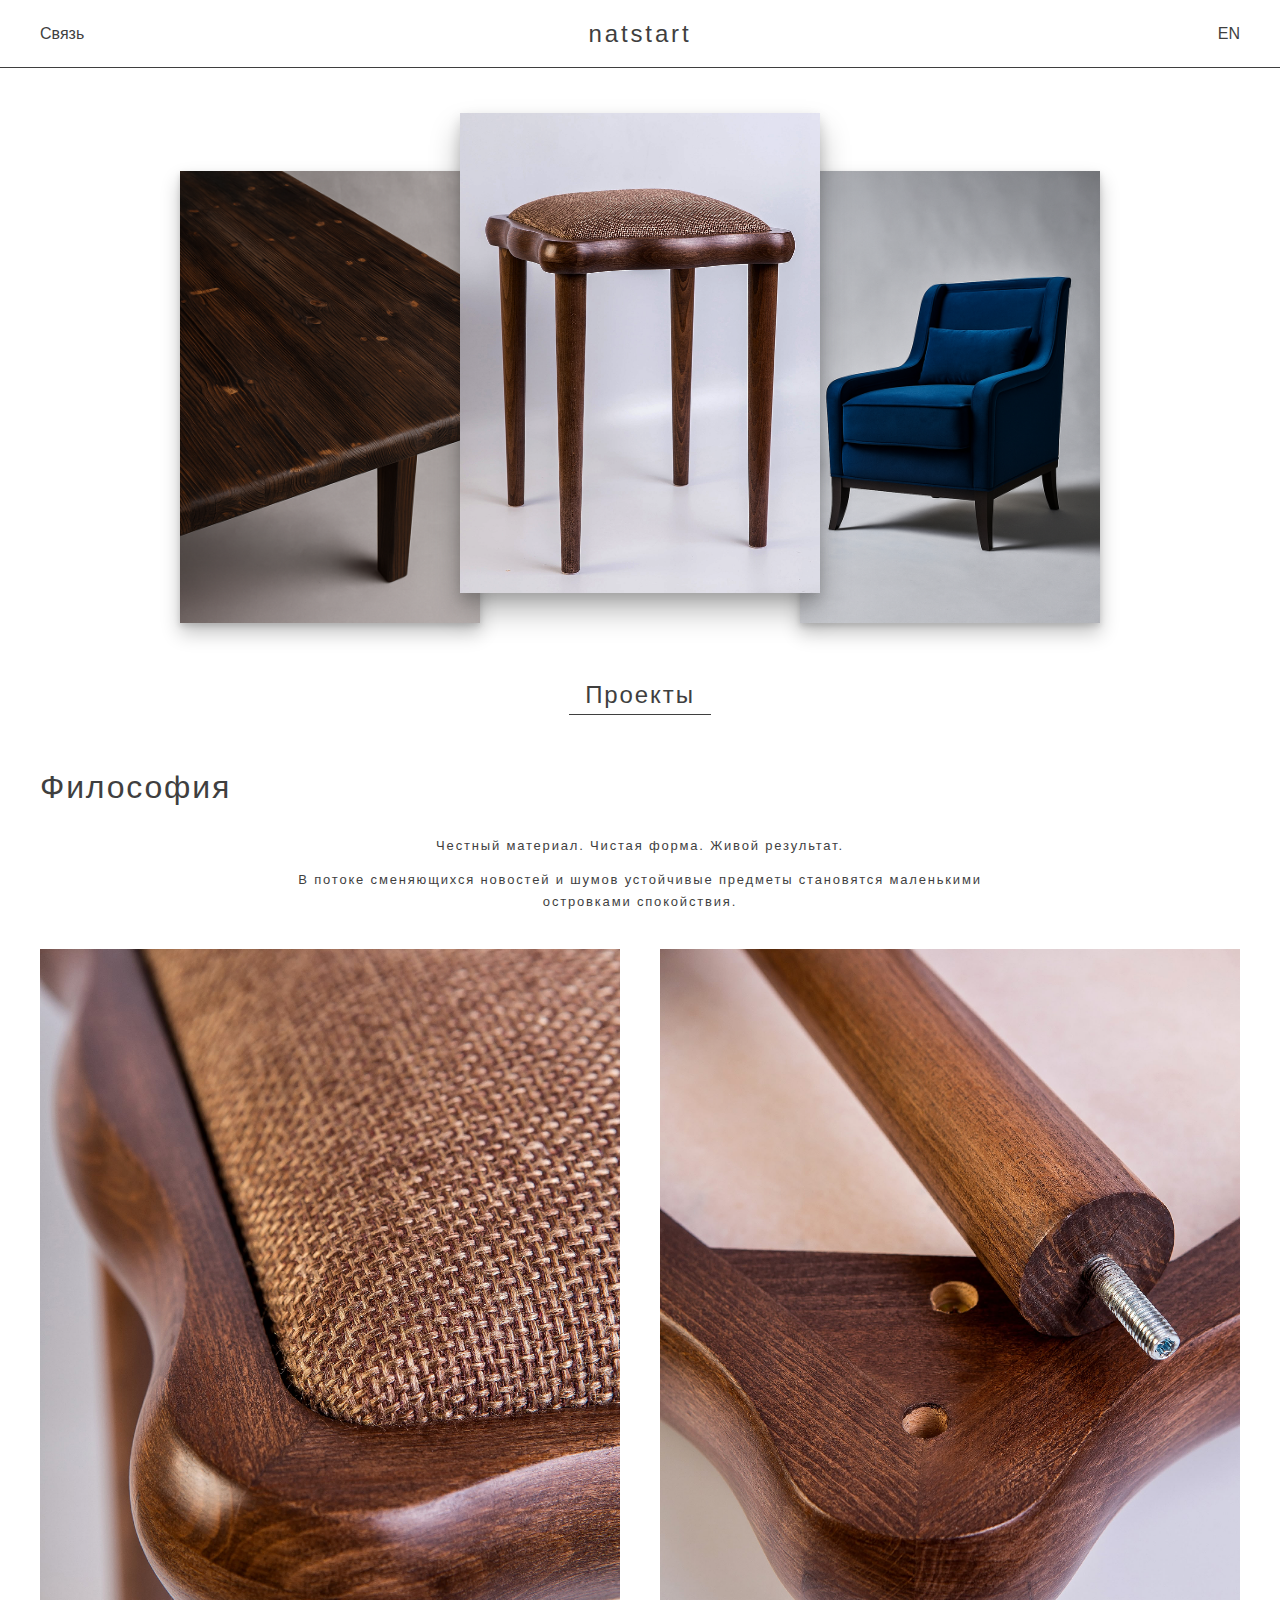
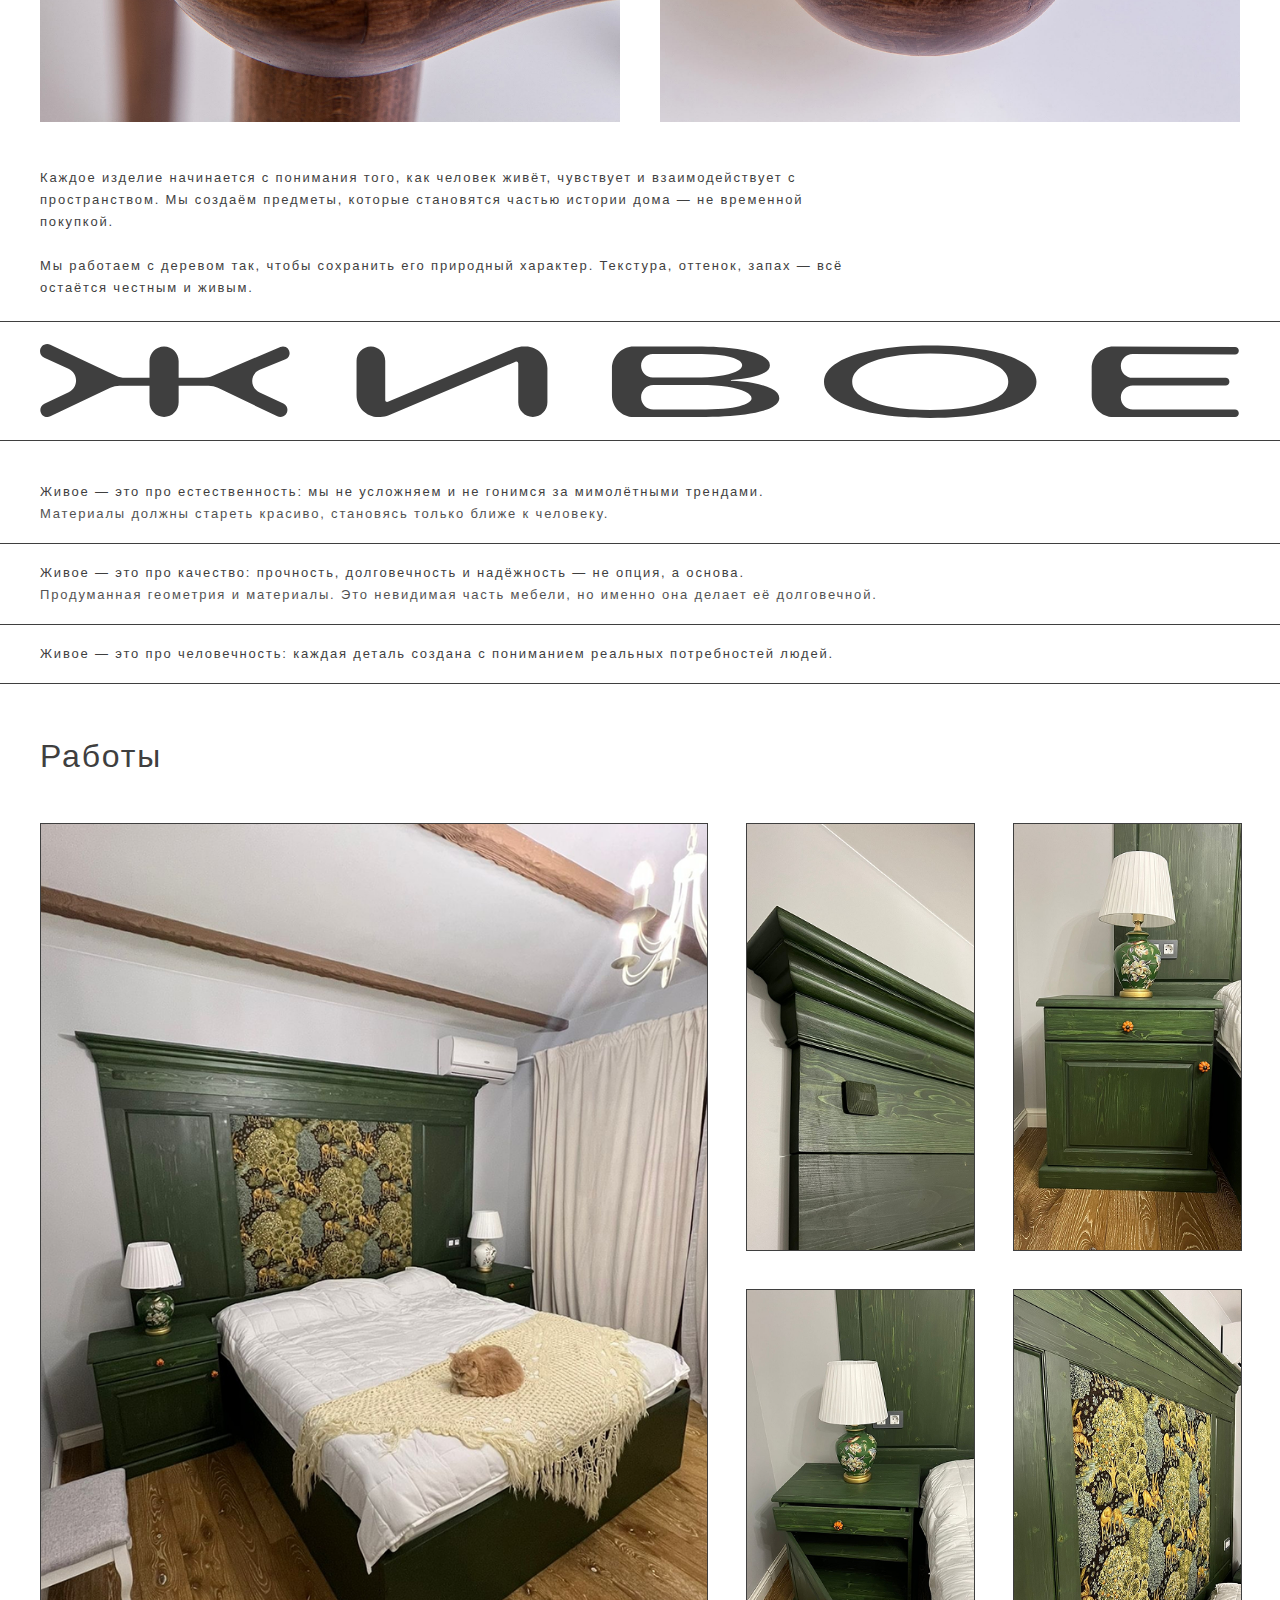
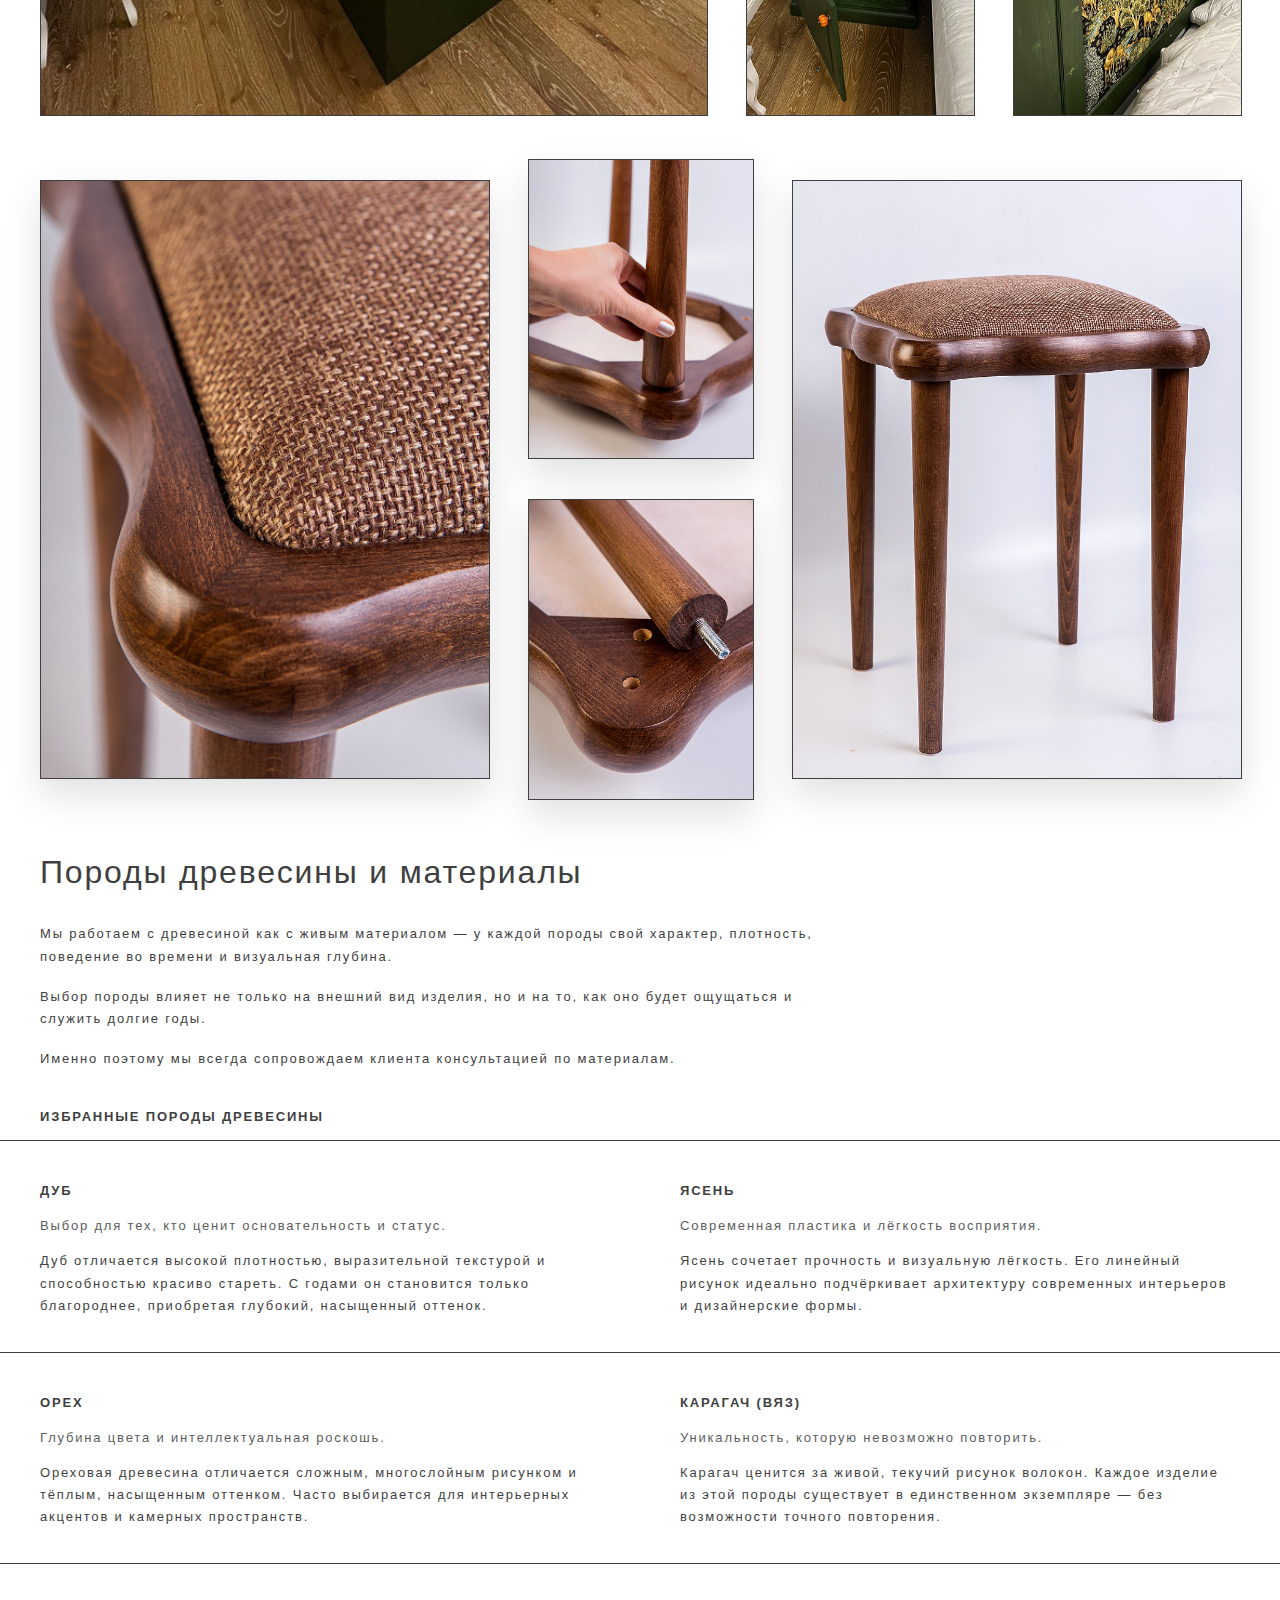
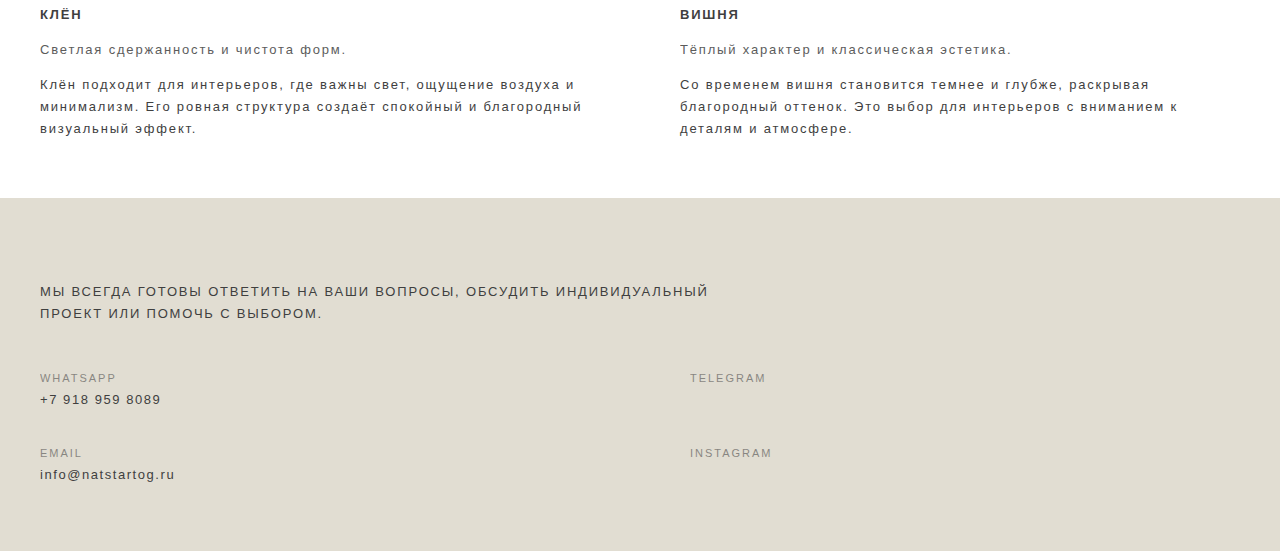
<file: index.html>
<!DOCTYPE html>
<html lang="ru">
<head>
  <meta charset="UTF-8">
  <meta name="viewport" content="width=device-width, initial-scale=1.0">
  <title>natstart</title>
  <link rel="stylesheet" href="style.css">
</head>

<body>

<header class="header">
  <div class="container">
   <div class="header-top">
  <a href="#contacts" class="header-link header-left">Связь</a>

  <span class="logo">natstart</span>

  <a href="index-en.html" class="header-link header-right">EN</a>
</div>


    <div class="projects-preview">
      <img src="images/image.png" alt="">
      <img src="images/image-1.png" alt="">
      <img src="images/image-2.png" alt="">
    </div>

    <div class="projects-title">
      <a href="#works" class="projects-btn">Проекты</a>
    </div>
  </div>
</header>

<section class="philosophy">

  <div class="container">
    <h2 class="philosophy-title">Философия</h2>

    <p class="philosophy-lead">
      Честный материал. Чистая форма. Живой результат.
    </p>

    <p class="philosophy-text">
      В потоке сменяющихся новостей и шумов устойчивые предметы становятся
      маленькими островками спокойствия.
    </p>

    <div class="philosophy-images">
      <img src="images/image-4.png" alt="">
      <img src="images/image-3.png" alt="">
    </div>
  </div>

  <div class="container philosophy-frame3">
    <p class="philosophy-text-wide">
      Каждое изделие начинается с понимания того, как человек живёт, чувствует
      и взаимодействует с пространством. Мы создаём предметы, которые становятся
      частью истории дома — не временной покупкой.
    </p>

    <p class="philosophy-text-wide">
      Мы работаем с деревом так, чтобы сохранить его природный характер.
      Текстура, оттенок, запах — всё остаётся честным и живым.
    </p>
  </div>

  <div class="philosophy-divider"></div>

  <div class="container">
    <div class="philosophy-word">
      <img src="images/vector.svg" alt="Живое">
    </div>
  </div>

  <div class="philosophy-divider"></div>

  <div class="philosophy-list">

    <div class="container">
      <div class="philosophy-item">
        <p>
          Живое — это про естественность: мы не усложняем
          и не гонимся за мимолётными трендами.
        </p>
        <p class="philosophy-subtext">
          Материалы должны стареть красиво, становясь
          только ближе к человеку.
        </p>
      </div>
    </div>

    <div class="philosophy-line"></div>

    <div class="container">
      <div class="philosophy-item">
        <p>
          Живое — это про качество: прочность, долговечность
          и надёжность — не опция, а основа.
        </p>
        <p class="philosophy-subtext">
          Продуманная геометрия и материалы. Это невидимая
          часть мебели, но именно она делает её долговечной.
        </p>
      </div>
    </div>

    <div class="philosophy-line"></div>

    <div class="container">
      <div class="philosophy-item">
        <p>
          Живое — это про человечность: каждая деталь создана
          с пониманием реальных потребностей людей.
        </p>
      </div>
    </div>

    <div class="philosophy-line"></div>

  </div>

<section class="works" id="works">
  <div class="container">

    <h2 class="works-title">Работы</h2>

    <div class="works-grid">

      <div class="works-main">
        <img src="images/image-7.png" alt="">
      </div>

      <div class="works-secondary">
        <img src="images/image-5.png" alt="">
        <img src="images/image-6.png" alt="">
        <img src="images/image-8.png" alt="">
        <img src="images/image-9.png" alt="">
      </div>
    </div> <!-- ✅ works-grid ЗАКРЫТ -->
</section>


 <!-- ===== FRAME 5 / WORKS ===== -->
<section class="works works-frame-5">
  <div class="works-container-wide">

    <div class="works-grid-simple">

      <!-- левая большая -->
      <div class="works-item-big">
        <img src="images/image-10.png" alt="">
      </div>

      <!-- центр: две меньшие -->
      <div class="works-item-column">
        <img src="images/image-11.png" alt="">
        <img src="images/image-12.png" alt="">
      </div>

      <!-- правая большая -->
      <div class="works-item-big">
        <img src="images/image-13.png" alt="">
      </div>

    </div>
  </div>
</section>

<section class="materials">
  <div class="container">

    <h2 class="materials-title">
      Породы древесины и материалы
    </h2>

    <div class="materials-intro">
      <p>
        Мы работаем с древесиной как с живым материалом —
        у каждой породы свой характер, плотность,
        поведение во времени и визуальная глубина.
      </p>

      <p>
        Выбор породы влияет не только на внешний вид изделия,
        но и на то, как оно будет ощущаться и служить долгие годы.
      </p>

      <p>
        Именно поэтому мы всегда сопровождаем клиента
        консультацией по материалам.
      </p>
    </div>

    <!-- ❌ НЕТ линии ЗДЕСЬ -->

    <h3 class="materials-subtitle">
  Избранные породы древесины
</h3>

<div class="materials-divider materials-divider--tight"></div>


    <div class="materials-list">

      <div class="materials-row">
        <div class="materials-item">
          <h4>ДУБ</h4>
          <p class="materials-lead">
            Выбор для тех, кто ценит основательность и статус.
          </p>
          <p>
            Дуб отличается высокой плотностью, выразительной
            текстурой и способностью красиво стареть.
            С годами он становится только благороднее,
            приобретая глубокий, насыщенный оттенок.
          </p>
        </div>

        <div class="materials-item">
          <h4>ЯСЕНЬ</h4>
          <p class="materials-lead">
            Современная пластика и лёгкость восприятия.
          </p>
          <p>
            Ясень сочетает прочность и визуальную лёгкость.
            Его линейный рисунок идеально подчёркивает
            архитектуру современных интерьеров
            и дизайнерские формы.
          </p>
        </div>
      </div>

      <div class="materials-divider"></div>

      <div class="materials-row">
        <div class="materials-item">
          <h4>ОРЕХ</h4>
          <p class="materials-lead">
            Глубина цвета и интеллектуальная роскошь.
          </p>
          <p>
            Ореховая древесина отличается сложным,
            многослойным рисунком и тёплым,
            насыщенным оттенком. Часто выбирается
            для интерьерных акцентов и камерных пространств.
          </p>
        </div>

        <div class="materials-item">
          <h4>КАРАГАЧ (ВЯЗ)</h4>
          <p class="materials-lead">
            Уникальность, которую невозможно повторить.
          </p>
          <p>
            Карагач ценится за живой, текучий рисунок волокон.
            Каждое изделие из этой породы существует
            в единственном экземпляре —
            без возможности точного повторения.
          </p>
        </div>
      </div>

      <div class="materials-divider"></div>

      <div class="materials-row">
        <div class="materials-item">
          <h4>КЛЁН</h4>
          <p class="materials-lead">
            Светлая сдержанность и чистота форм.
          </p>
          <p>
            Клён подходит для интерьеров, где важны
            свет, ощущение воздуха и минимализм.
            Его ровная структура создаёт спокойный
            и благородный визуальный эффект.
          </p>
        </div>

        <div class="materials-item">
          <h4>ВИШНЯ</h4>
          <p class="materials-lead">
            Тёплый характер и классическая эстетика.
          </p>
          <p>
            Со временем вишня становится темнее и глубже,
            раскрывая благородный оттенок.
            Это выбор для интерьеров с вниманием
            к деталям и атмосфере.
          </p>
        </div>
      </div>

    </div>

  </div>
</section>


<!-- ===== FRAME 7 / CONTACTS ===== -->
<section class="contacts" id="contacts">
  <div class="container contacts-inner">

    <p class="contacts-lead">
      МЫ ВСЕГДА ГОТОВЫ ОТВЕТИТЬ НА ВАШИ ВОПРОСЫ, ОБСУДИТЬ ИНДИВИДУАЛЬНЫЙ
      ПРОЕКТ ИЛИ ПОМОЧЬ С ВЫБОРОМ.
    </p>

    <div class="contacts-grid">

      <!-- левая колонка -->
      <div class="contacts-col">
  <div class="contact-pair">
    <div class="contacts-label">Whatsapp</div>
    <div class="contacts-value">+7 918 959 8089</div>
  </div>

  <div class="contact-pair">
    <div class="contacts-label">Email</div>
    <div class="contacts-value">info@natstartog.ru</div>
  </div>
</div>

<div class="contacts-col">

  <div class="contact-pair">
    <a href="https://t.me/natstartog"
       class="contacts-label contacts-link"
       target="_blank">
      Telegram
    </a>
  </div>

  <div class="contact-pair">
    <a href="https://instagram.com/natstartborn"
       class="contacts-label contacts-link"
       target="_blank">
      Instagram
    </a>
  </div>

</div>





    </div>

  </div>
</section>





</body>
</html>
</file>
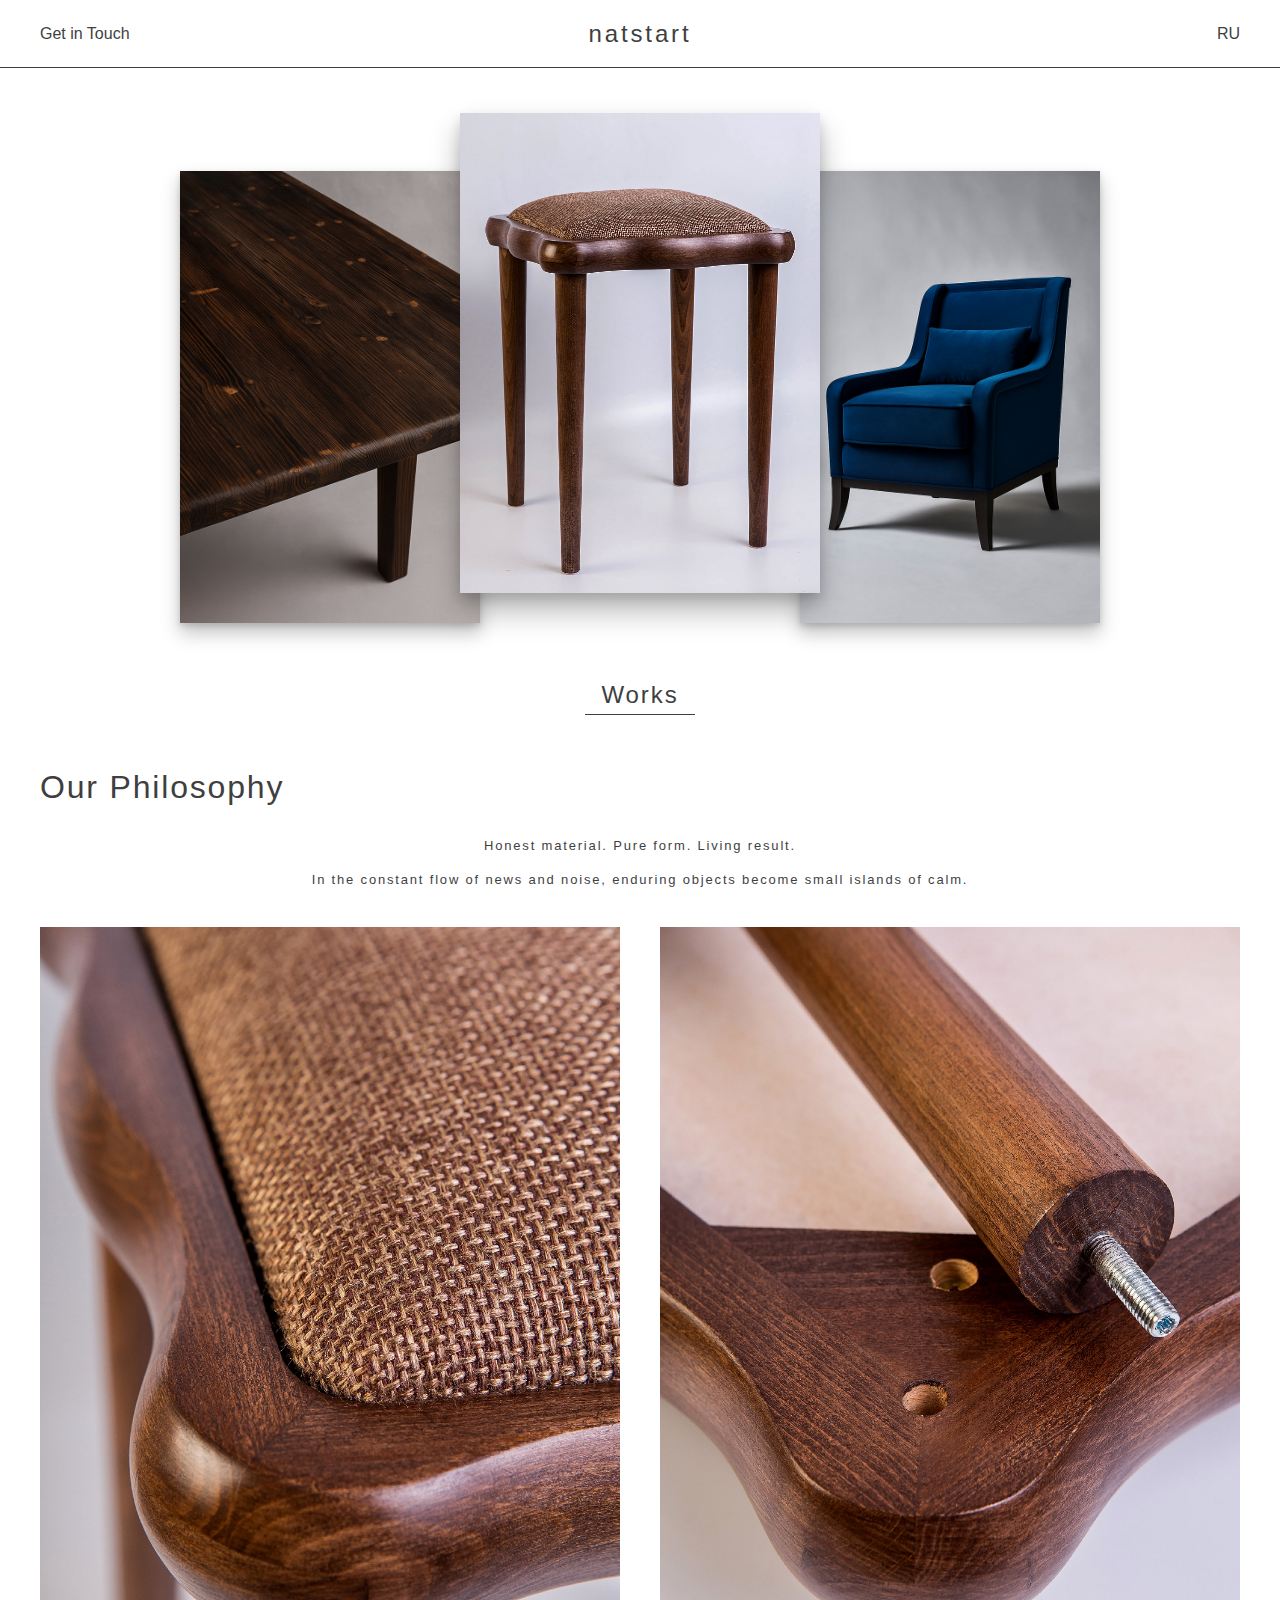
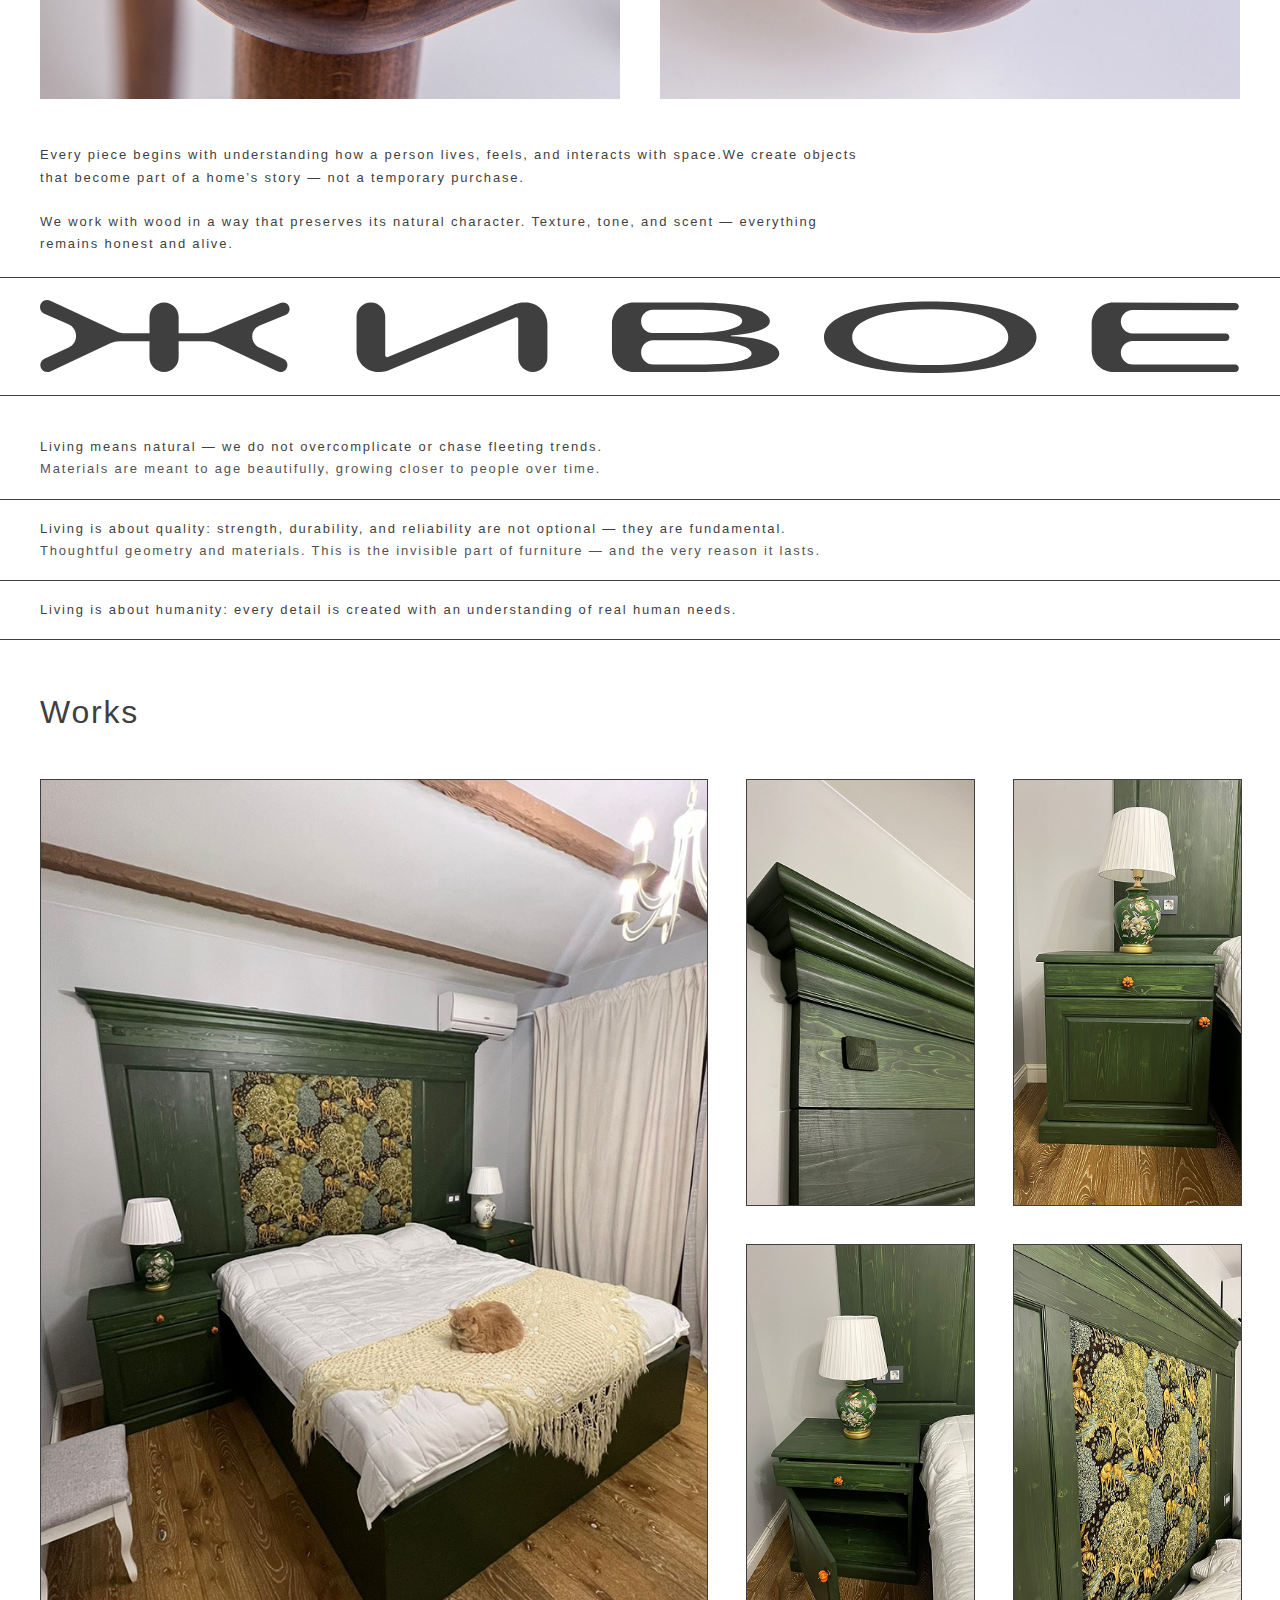
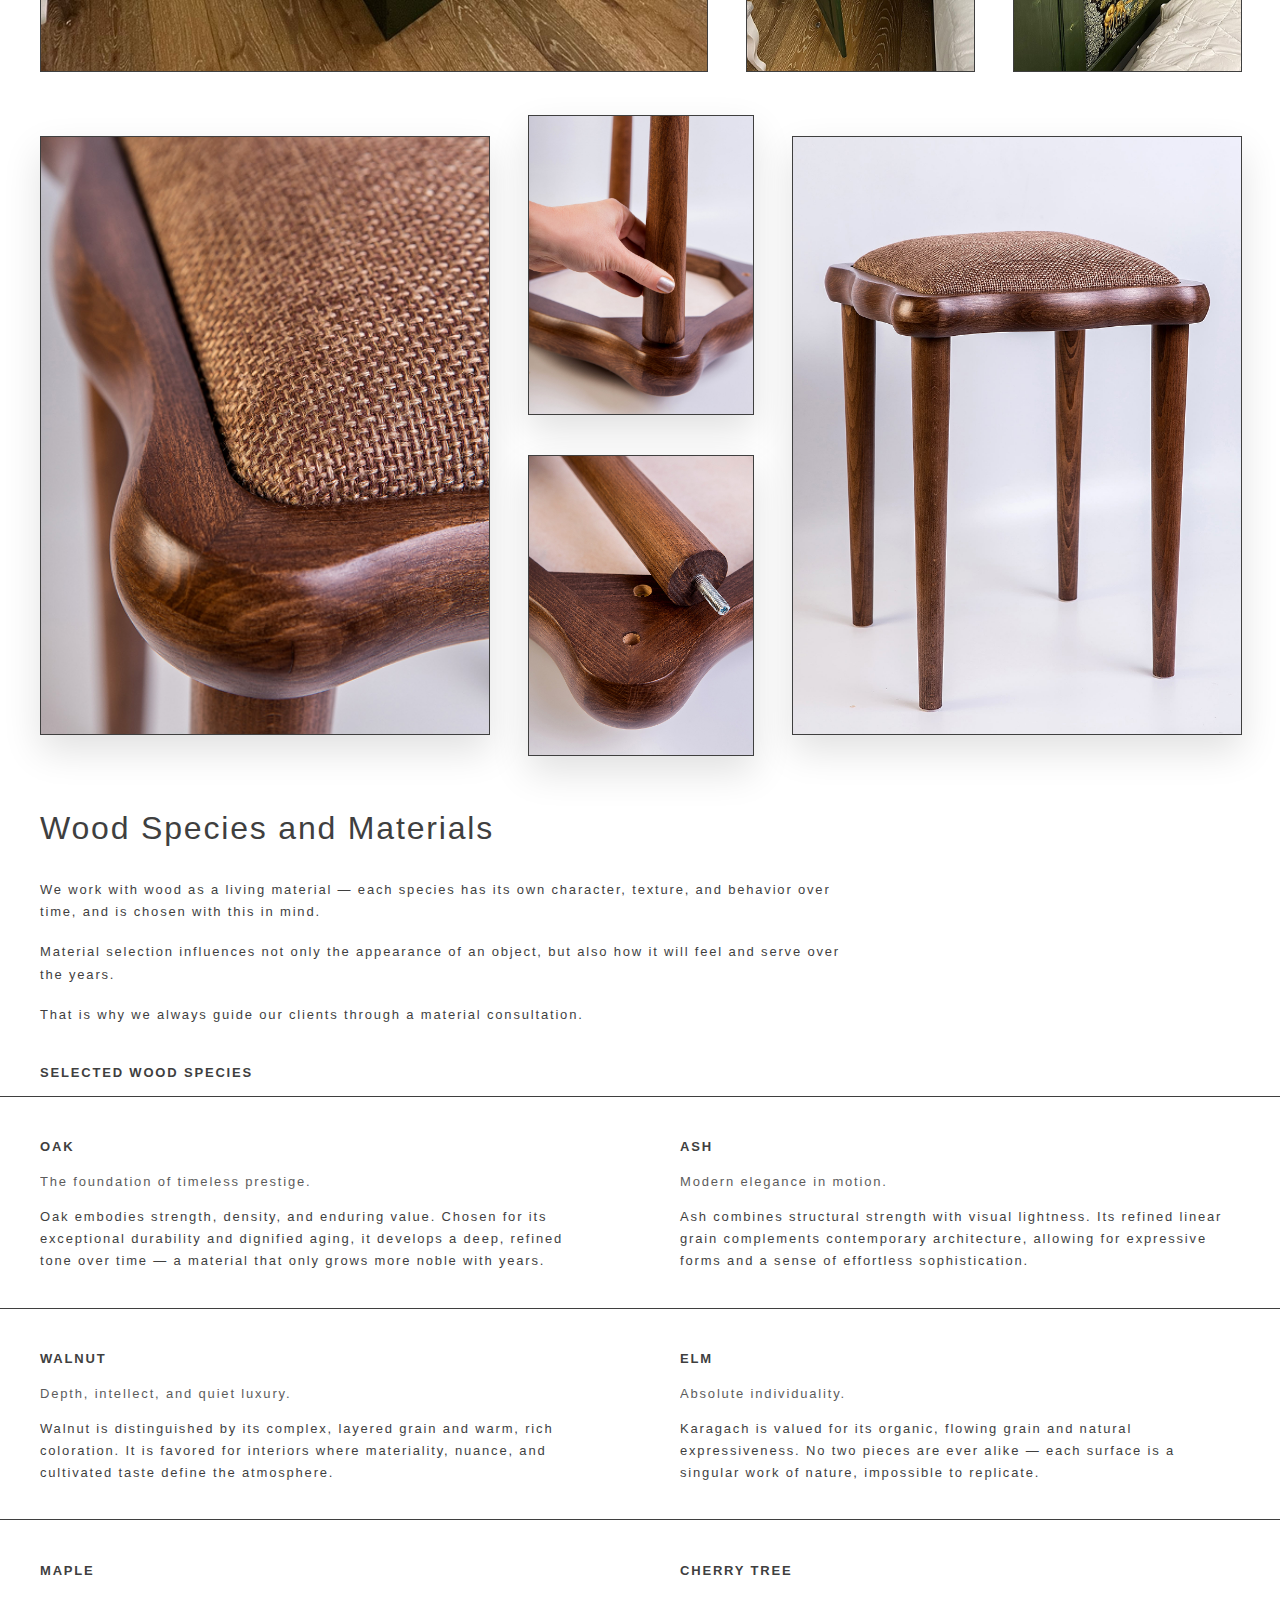
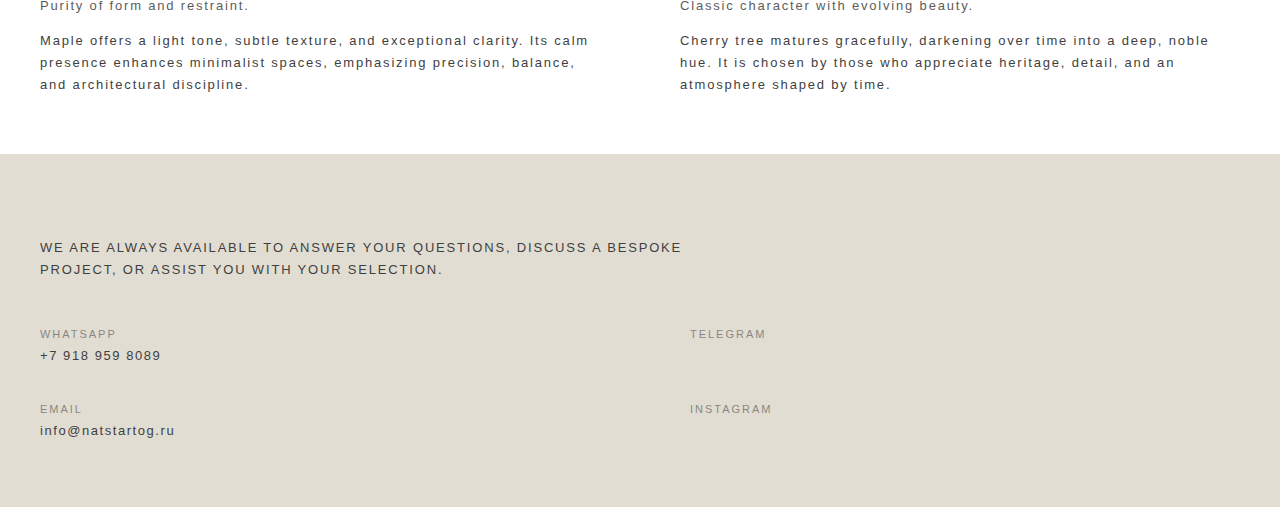
<file: index-en.html>
<!DOCTYPE html>
<html lang="EN">
<head>
  <meta charset="UTF-8">
  <meta name="viewport" content="width=device-width, initial-scale=1.0">
  <title>natstart</title>
  <link rel="stylesheet" href="/style.css">
</head>

<body>

<header class="header">
  <div class="container">
   <div class="header-top">
  <a href="#contacts" class="header-link header-left">Get in Touch</a>

  <span class="logo">natstart</span>

  <a href="index.html" class="header-link header-right">RU</a>
</div>


    <div class="projects-preview">
      <img src="/images/image.png" alt="">
      <img src="/images/image-1.png" alt="">
      <img src="/images/image-2.png" alt="">
    </div>

    <div class="projects-title">
      <a href="#works" class="projects-btn">Works</a>
    </div>
  </div>
</header>

<section class="philosophy">

  <div class="container">
    <h2 class="philosophy-title">Our Philosophy</h2>

    <p class="philosophy-lead">
      Honest material. Pure form. Living result.
    </p>

    <p class="philosophy-text">
      In the constant flow of news and noise, enduring objects become small islands of calm.
    </p>

    <div class="philosophy-images">
      <img src="/images/image-4.png" alt="">
      <img src="/images/image-3.png" alt="">
    </div>
  </div>

  <div class="container philosophy-frame3">
    <p class="philosophy-text-wide">
      Every piece begins with understanding how a person lives, feels, 
      and interacts with space.We create objects that become part of a home’s story — not a 
      temporary purchase.
    </p>

    <p class="philosophy-text-wide">
      We work with wood in a way that preserves its natural character.
      Texture, tone, and scent — everything remains honest and alive.
    </p>
  </div>

  <div class="philosophy-divider"></div>

  <div class="container">
    <div class="philosophy-word">
      <img src="/images/vector.svg" alt="Живое">
    </div>
  </div>

  <div class="philosophy-divider"></div>

  <div class="philosophy-list">

    <div class="container">
      <div class="philosophy-item">
        <p>
          Living means natural — we do not overcomplicate or chase fleeting trends.
        </p>
        <p class="philosophy-subtext">
          Materials are meant to age beautifully, growing closer to people over time.
        </p>
      </div>
    </div>

    <div class="philosophy-line"></div>

    <div class="container">
      <div class="philosophy-item">
        <p>
          Living is about quality: strength, durability, and reliability are not optional — they are fundamental.
        </p>
        <p class="philosophy-subtext">
          Thoughtful geometry and materials.
          This is the invisible part of furniture — and the very reason it lasts.
        </p>
      </div>
    </div>

    <div class="philosophy-line"></div>

    <div class="container">
      <div class="philosophy-item">
        <p>
          Living is about humanity: every detail is created with an understanding of real human needs.
        </p>
      </div>
    </div>

    <div class="philosophy-line"></div>

  </div>

<section class="works" id="works">
  <div class="container">

    <h2 class="works-title">Works</h2>

    <div class="works-grid">

      <div class="works-main">
        <img src="/images/image-7.png" alt="">
      </div>

      <div class="works-secondary">
        <img src="/images/image-5.png" alt="">
        <img src="/images/image-6.png" alt="">
        <img src="/images/image-8.png" alt="">
        <img src="/images/image-9.png" alt="">
      </div>
    </div> <!-- ✅ works-grid ЗАКРЫТ -->
</section>


 <!-- ===== FRAME 5 / WORKS ===== -->
<section class="works works-frame-5">
  <div class="works-container-wide">

    <div class="works-grid-simple">

      <!-- левая большая -->
      <div class="works-item-big">
        <img src="/images/image-10.png" alt="">
      </div>

      <!-- центр: две меньшие -->
      <div class="works-item-column">
        <img src="/images/image-11.png" alt="">
        <img src="/images/image-12.png" alt="">
      </div>

      <!-- правая большая -->
      <div class="works-item-big">
        <img src="/images/image-13.png" alt="">
      </div>

    </div>
  </div>
</section>

<section class="materials">
  <div class="container">

    <h2 class="materials-title">
      Wood Species and Materials
    </h2>

    <div class="materials-intro">
      <p>
        We work with wood as a living material — each species has its own character, texture, 
        and behavior over time, and is chosen with this in mind.
      </p>

      <p>
        Material selection influences not only the appearance of an object, 
        but also how it will feel and serve over the years.
      </p>

      <p>
        That is why we always guide our clients through a material consultation.
      </p>
    </div>

    <!-- ❌ НЕТ линии ЗДЕСЬ -->

    <h3 class="materials-subtitle">
  Selected Wood Species
</h3>

<div class="materials-divider materials-divider--tight"></div>


    <div class="materials-list">

      <div class="materials-row">
        <div class="materials-item">
          <h4>OAK</h4>
          <p class="materials-lead">
            The foundation of timeless prestige.
          </p>
          <p>
            Oak embodies strength, density, and enduring value. Chosen for its exceptional durability and dignified aging, it develops 
            a deep, refined tone over time — a material that only grows more noble with years.
          </p>
        </div>

        <div class="materials-item">
          <h4>ASH</h4>
          <p class="materials-lead">
            Modern elegance in motion.
          </p>
          <p>
            Ash combines structural strength with visual lightness. Its refined linear grain complements contemporary architecture,
            allowing for expressive forms and a sense of effortless sophistication.
          </p>
        </div>
      </div>

      <div class="materials-divider"></div>

      <div class="materials-row">
        <div class="materials-item">
          <h4>WALNUT</h4>
          <p class="materials-lead">
            Depth, intellect, and quiet luxury.
          </p>
          <p>
            Walnut is distinguished by its complex, layered grain and warm, rich coloration. It is favored for interiors where materiality, 
            nuance, and cultivated taste define the atmosphere.
          </p>
        </div>

        <div class="materials-item">
          <h4>ELM</h4>
          <p class="materials-lead">
            Absolute individuality.
          </p>
          <p>
            Karagach is valued for its organic, flowing grain and natural expressiveness. 
            No two pieces are ever alike — each surface is a singular work of nature, impossible to replicate.
          </p>
        </div>
      </div>

      <div class="materials-divider"></div>

      <div class="materials-row">
        <div class="materials-item">
          <h4>MAPLE</h4>
          <p class="materials-lead">
            Purity of form and restraint.
          </p>
          <p>
            Maple offers a light tone, subtle texture, and exceptional clarity. 
            Its calm presence enhances minimalist spaces, emphasizing precision, balance, and architectural discipline.
          </p>
        </div>

        <div class="materials-item">
          <h4>CHERRY TREE</h4>
          <p class="materials-lead">
            Classic character with evolving beauty.
          </p>
          <p>
           Cherry tree matures gracefully, darkening over time into a deep, noble hue. 
           It is chosen by those who appreciate heritage, detail, and an atmosphere shaped by time.
          </p>
        </div>
      </div>

    </div>

  </div>
</section>


<!-- ===== FRAME 7 / CONTACTS ===== -->
<section class="contacts" id="contacts">
  <div class="container contacts-inner">

    <p class="contacts-lead">
      We are always available to answer your questions, 
      discuss a bespoke project, or assist you with your selection.
    </p>

    <div class="contacts-grid">

      <!-- левая колонка -->
      <div class="contacts-col">
  <div class="contact-pair">
    <div class="contacts-label">Whatsapp</div>
    <div class="contacts-value">+7 918 959 8089</div>
  </div>

  <div class="contact-pair">
    <div class="contacts-label">Email</div>
    <div class="contacts-value">info@natstartog.ru</div>
  </div>
</div>

<div class="contacts-col">

  <div class="contact-pair">
    <a href="https://t.me/natstartog"
       class="contacts-label contacts-link"
       target="_blank">
      Telegram
    </a>
  </div>

  <div class="contact-pair">
    <a href="https://instagram.com/natstartborn"
       class="contacts-label contacts-link"
       target="_blank">
      Instagram
    </a>
  </div>

</div>





    </div>

  </div>
</section>





</body>
</html>
</file>
<file: style.css>
html {
  scroll-behavior: smooth;
}
body {
  margin: 0;
  font-family: Inter, sans-serif;
  color: #3F3F3F;
}

.container {
  max-width: 1320px;
  margin: 0 auto;
  padding: 0 40px;
}

/* ===== HEADER ===== */
.lang-toggle {
  font-family: Inter, sans-serif;
  font-size: 13px;
  letter-spacing: 0.14em;
  text-transform: uppercase;
  color: #3F3F3F;
  text-decoration: none;
  cursor: pointer;
}

.lang-toggle:hover {
  opacity: 0.6;
}

.header-link {
  text-decoration: none;
  color: inherit;
  cursor: pointer;
}


.header-top {
  display: grid;
  grid-template-columns: 1fr auto 1fr;
  align-items: center;
  padding: 20px 0;
  position: relative;
  z-index: 10;
  color: #3F3F3F;
}

.header-top::after {
  content: "";
  position: absolute;
  left: 50%;
  bottom: 0;
  transform: translateX(-50%);
  width: 100vw;
  height: 1px;
  background: #3F3F3F;
}

.header-left {
  justify-self: start;
}

.header-right {
  justify-self: end;
}

.logo {
  font-family: Manrope, sans-serif;
  font-size: 24px;
  font-weight: 400;
  letter-spacing: 0.12em;
  color: #3F3F3F;
}

/* ===== PROJECTS PREVIEW ===== */

.projects-preview {
  display: flex;
  justify-content: center;
  align-items: flex-end;
  gap: 0;
  margin-top: 105px; /* ровно 45px до верха центрального */
}

/* БАЗА */
.projects-preview img {
  width: 300px;
  height: auto;
  display: block;
  position: relative;
  background: #fff;
  box-shadow:
    0 12px 20px rgba(0, 0, 0, 0.22),
    0 4px 8px rgba(0, 0, 0, 0.10);
  transition:
    transform 0.45s ease,
    box-shadow 0.45s ease;
}


/* ЛЕВОЕ — ФОН */
.projects-preview img:nth-child(1) {
  margin-right: -20px;
  z-index: 1;
  transform: translateY(-30px);
  box-shadow:
    0 10px 18px rgba(0, 0, 0, 0.24),
    0 3px 6px rgba(0, 0, 0, 0.14);
}

/* ЦЕНТР — ГЛАВНЫЙ */
.projects-preview img:nth-child(2) {
  width: 360px;
  z-index: 3;
  transform: translateY(-60px);
  box-shadow:
    0 18px 28px rgba(0, 0, 0, 0.28),
    0 6px 12px rgba(0, 0, 0, 0.14);
} 

/* ПРАВОЕ — АКЦЕНТ */
.projects-preview img:nth-child(3) {
  margin-left: -20px;
  z-index: 2;
  transform: translateY(-30px);
  box-shadow:
    0 10px 18px rgba(0, 0, 0, 0.24),
    0 3px 6px rgba(0, 0, 0, 0.14);
}

/* ===== HOVER ===== */

/* общий hover — только тень */
.projects-preview img:hover {
  box-shadow:
    0 20px 32px rgba(0, 0, 0, 0.26),
    0 8px 16px rgba(0, 0, 0, 0.14);
}

/* боковые */
.projects-preview img:nth-child(1):hover {
  transform: translateY(-38px);
  z-index: 2;
}

.projects-preview img:nth-child(3):hover {
  transform: translateY(-38px);
  z-index: 2;
}

/* центр */
.projects-preview img:nth-child(2):hover {
  transform: translateY(-70px);
  z-index: 4;
  box-shadow:
    0 36px 72px rgba(0, 0, 0, 0.28),
    0 14px 28px rgba(0, 0, 0, 0.14);
}

.projects-title {
  display: flex;
  justify-content: center;
  margin-top: 22px;
}

.projects-btn {
  font-family: Manrope, sans-serif;
  font-size: 24px;
  font-weight: 400;
  letter-spacing: 0.08em;
  color: #3F3F3F;
  padding: 6px 16px;
  cursor: pointer;
  position: relative;
  overflow: hidden;
  transition: color 0.3s ease;
  text-decoration: none;
}

/* ОДИН слой: линия → заливка */
.projects-btn::before {
  content: "";
  position: absolute;
  left: 0;
  bottom: 0;
  width: 100%;
  height: 1px;              /* сначала линия */
  background: #3F3F3F;
  z-index: -1;              /* ВСЕГДА под текстом */
  transition: height 0.35s ease;
}

/* hover / active */
.projects-btn:hover::before,
.projects-btn:active::before {
  height: 100%;             /* растёт вверх */
}

.projects-btn:hover,
.projects-btn:active {
  color: #fff;              /* текст белый */
}

/* ===== PHILOSOPHY FRAME ===== */

.philosophy {
  margin-top: 45px;
}

/* Заголовок */
.philosophy-title {
  font-family: Manrope, sans-serif;
  font-size: 32px;
  font-weight: 400;
  text-align: left;
  margin-bottom: 20px;
}

/* Подзаголовок */
.philosophy-lead {
  font-family: Inter, sans-serif;
  text-align: center;
  margin-bottom: 12px;
}

/* Основной текст */
.philosophy-text {
  font-family: Inter, sans-serif;
  text-align: center;
  max-width: 720px;
  margin: 0 auto 36px;
}

/* ===== ИЗОБРАЖЕНИЯ ФРЕЙМА 2 ===== */

.philosophy-images {
  display: grid;
  grid-template-columns: 1fr 1fr;
  gap: 40px;
  margin-top: 22px;
}

.philosophy-images img {
  width: 100%;
  height: auto;
  display: block;
}
/* ===== FRAME 3 / ФИЛОСОФИЯ ===== */

.philosophy-frame3 {
  margin-top: 45px;
  padding-left: 40px;
  padding-right: 40px;
}

/* основной текст */
.philosophy-text-wide {
  max-width: 820px;
  margin-bottom: 22px;
  text-align: left;
  font-family: Inter, sans-serif;
  color: #3F3F3F;
}


/* пункты под словом ЖИВОЕ */
.philosophy-points p {
  font-family: Inter, sans-serif;
  font-size: 13px;
  margin-bottom: 22px;
  text-align: left;
  color: #3F3F3F;
}
/* горизонтальная линия как в шапке */

.philosophy-divider {
  position: relative;
  height: 1px;
  margin: 18px 0;
}

.philosophy-divider::after {
  content: "";
  position: absolute;
  left: 50%;
  top: 0;
  transform: translateX(-50%);
  width: 100vw;
  height: 1px;
  background: #3F3F3F;
}

/* слово ЖИВОЕ (SVG) */
.philosophy-word {
  margin: 32px 0;
}

.philosophy-word img {
  display: block;
  width: 100%;
  height: auto;
}


/* смысловые пункты */
.philosophy-points {
  max-width: 560px;
}

.philosophy-points p {
  font-family: Inter, sans-serif;
  font-size: 13px;
  margin-bottom: 22px;
  text-align: left;
  color: #3F3F3F;
}

.philosophy-points p:last-child {
  margin-bottom: 0;
}

/* ===== FRAME 3 / ФИЛОСОФИЯ ===== */

.philosophy-frame3 {
  margin-top: 45px;
}

/* основной текст */
.philosophy-text-wide {
  max-width: 820px;
  font-family: Inter, sans-serif;
  font-size: 13px;
  margin-bottom: 22px;
  text-align: left;
}

/* ===== ГОРИЗОНТАЛЬНАЯ ЛИНИЯ (как в шапке) ===== */

.philosophy-divider {
  position: relative;
  height: 1px;
  margin: 22px 0;
}

.philosophy-divider::after {
  content: "";
  position: absolute;
  left: 50%;
  top: 0;
  transform: translateX(-50%);
  width: 100vw;
  height: 1px;
  background: #3F3F3F;
}


/* ===== SVG ЖИВОЕ ===== */

.philosophy-word {
  display: flex;
  justify-content: center;
  margin: 22px 0;
}

.philosophy-word img {
  display: block;
  width: 100%;
  max-width: 1240px; /* 1320 - 40*2 */
  height: auto;
}

/* ===== ПУНКТЫ "ЖИВОЕ" ===== */

.philosophy-item {
  padding: 22px 0;
}

.philosophy-item p {
  margin: 0;
}


/* линия ПОСЛЕ каждого пункта */
.philosophy-item:not(:last-child)::after {
  content: "";
  position: absolute;
  bottom: 0;

  /* ключевые строки */
  left: 50%;
  transform: translateX(-50%);
  width: 100vw;

  height: 1px;
  background: #3F3F3F;
}

/* ===== LIST "ЖИВОЕ" ===== */

.philosophy-list {
  margin-top: 22px;
}

/* линия — КАК В ШАПКЕ */
.philosophy-line {
  position: relative;
  height: 1px;
}

.philosophy-line::after {
  content: "";
  position: absolute;
  left: 50%;
  top: 0;
  transform: translateX(-50%);
  width: 100vw;
  height: 1px;
  background: #3F3F3F;
}


/* один блок текста */
.philosophy-item {
  padding: 18px 0; /* ← ПЛОТНЕЕ, как на рефе */
}

/* основной текст */
.philosophy-item p {
  margin: 0;
  font-size: 13px;
  color: #3F3F3F;
}

/* дополнительный текст */
.philosophy-subtext {
  margin-top: 18px;
  opacity: 0.9;
}
/* ===== FRAME 4 / WORKS ===== */

.works {
  margin-top: 45px; /* ← РОВНО как ты просил */
}

.works-title {
  font-family: Manrope, sans-serif;
  font-size: 32px;
  font-weight: 400;
  margin-bottom: 40px;
  color: #3F3F3F;
}

/* сетка всего блока */
.works-grid {
  display: grid;
  grid-template-columns: 1.35fr 1fr;
  gap: 40px;
}

/* левая большая фотография */
.works-main img {
  width: 100%;
  height: 100%;
  object-fit: cover;
  display: block;

  border: 1px solid #3F3F3F; /* обводка */
}

/* правая сетка 2x2 */
.works-secondary {
  display: grid;
  grid-template-columns: 1fr 1fr;
  gap: 40px;
}

.works-secondary img {
  width: 100%;
  height: 100%;
  object-fit: cover;
  display: block;

  border: 1px solid #3F3F3F; /* обводка */
}
/* ===== FRAME 5 / SIMPLE LAYOUT ===== */

.works-frame-5 {
  margin-top: 45px;
}

.works-container-wide {
  max-width: 1320px; /* как основной container */
  margin: 0 auto;
  padding: 0 40px;
}


/* основная сетка */
.works-grid-simple {
  display: grid;
  grid-template-columns: 1.4fr 0.7fr 1.4fr; /* крайние шире */
  gap: 40px;
  align-items: center;
}


/* большие изображения */
.works-item-big img {
  width: 100%;
  display: block;
}

/* колонка с двумя */
.works-item-column {
  display: grid;
  gap: 40px;
}

.works-item-column img {
  width: 100%;
  display: block;
}

/* общий стиль */
.works-grid-simple img {
  border: 1px solid #3F3F3F;
  background: #fff;
  box-shadow: 0 16px 36px rgba(0,0,0,0.12);
}

/* hover — аккуратный */
.works-grid-simple img {
  transition:
    transform 0.4s ease,
    box-shadow 0.4s ease,
    filter 0.4s ease;
}

.works-grid-simple img:hover {
  transform: scale(1.02);
  filter: brightness(0.95);
  box-shadow:
    0 24px 48px rgba(0,0,0,0.18),
    0 10px 20px rgba(0,0,0,0.08);
}

/* ===== FRAME 6 / MATERIALS ===== */

.materials {
  margin-top: 45px;
}

.materials-title {
  font-family: Manrope, sans-serif;
  font-size: 32px;
  font-weight: 400;
  margin-bottom: 24px;
}

.materials-intro {
  max-width: 820px;
}

.materials-intro p {
  margin-bottom: 18px;
}

.materials-subtitle {
  margin-top: 36px;
  margin-bottom: 24px;
  font-size: 13px;
  letter-spacing: 0.14em;
  text-transform: uppercase;
}

.materials-list {
  margin-top: 22px;
}

.materials-row {
  display: grid;
  grid-template-columns: 1fr 1fr;
  gap: 80px;
}

.materials-item h4 {
  font-size: 13px;
  letter-spacing: 0.14em;
  margin-bottom: 12px;
}

.materials-lead {
  margin-bottom: 12px;
  opacity: 0.85;
}

.materials-divider {
  position: relative;
  height: 1px;
  margin: 22px 0;
}


.materials-divider::after {
  content: "";
  position: absolute;
  left: 50%;
  top: 0;
  transform: translateX(-50%);
  width: 100vw;
  height: 1px;
  background: #3F3F3F;
}
.materials-subtitle {
  margin-top: 36px;
  margin-bottom: 12px; /* ← меньше, чтобы не отрывался */
  font-size: 13px;
  letter-spacing: 0.14em;
  text-transform: uppercase;
}

/* линия сразу под заголовком */
.materials-divider--tight {
  margin: 6px 0 20px 0;
}


/* ===== HOVER ===== */

.works img {
  transition:
    transform 0.45s ease,
    box-shadow 0.45s ease,
    filter 0.45s ease;
}

.works img:hover {
  transform: scale(1.02);
  filter: brightness(0.95);
  box-shadow:
    0 26px 52px rgba(0,0,0,0.18),
    0 10px 20px rgba(0,0,0,0.08);
}

/* ===== FRAME 7 / CONTACTS ===== */
.contacts {
  background: #E1DDD2;
  margin-top: 45px;

  padding: 10px 0 60px; /* верх / низ */
}



.contacts-inner {
  display: flex;
  flex-direction: column;

  padding-top: 60px;     /* ключевая строка */
  gap: 32px;
}


/* верхний текст */
.contacts-lead {
  max-width: 720px;
  text-transform: uppercase;

  /* плотнее */
  margin-bottom: 12px;
}

/* сетка контактов */
.contacts-grid {
  display: grid;
  grid-template-columns: 1fr 1fr;

  /* сближаем колонки */
  gap: 100px;
}

/* колонка */
.contacts-col {
  display: grid;
  grid-template-rows: auto auto;
  row-gap: 28px; /* расстояние между Whatsapp ↔ Email */
}



/* подписи */
.contacts-label {
  font-size: 11px;
  letter-spacing: 0.18em;
  text-transform: uppercase;
  opacity: 0.55;

  margin-bottom: 1px; /* почти вплотную */
}


.contacts-value {
  font-size: 13px;
  letter-spacing: 0.12em;
  opacity: 1;

  margin-bottom: 5px; /* ← ключевая строка */
}
.contact-pair {
  display: flex;
  flex-direction: column;
}


/* ссылки в контактах */
.contacts-link {
  text-decoration: none;
  color: inherit;
  cursor: pointer;
  transition: opacity 0.25s ease;
}

.contacts-link:hover {
  opacity: 0.6;
}

/* кликабельные заголовки соцсетей */
.contacts-link {
  text-decoration: none;
  color: inherit;
  cursor: pointer;
  transition: opacity 0.25s ease;
}

.contacts-link:hover {
  opacity: 0.6;
}

.contacts-col {
  display: grid;
  grid-template-rows: auto auto;
  row-gap: 28px; /* одинаково слева и справа */
}

/* ===== CONTACTS HOVER ===== */

.contacts a,
.contacts .contacts-value {
  transition: color 0.25s ease, opacity 0.25s ease;
}

/* hover для кликабельных элементов */
.contacts a:hover,
.contacts .contacts-value:hover {
  color: #2f2f2f;
  opacity: 0.9;
}

/* === ЕДИНЫЙ ТЕКСТ INTER 13 === */

.philosophy,
.philosophy p,
.philosophy-text,
.philosophy-text-wide,
.philosophy-item p,
.philosophy-subtext,
.philosophy-lead {
  font-size: 13px;
  letter-spacing: 0.14em;
  line-height: 1.7;
}

body {
  overflow-x: hidden;
}

/* =========================
   MOBILE — CLEAN & SAFE
========================= */
@media (max-width: 768px) {

  /* контейнер */
  .container,
  .works-container-wide {
    padding: 0 16px;
  }

  /* немного крупнее текст */
  body {
    font-size: 14px;
  }

  /* ================= FIRST FRAME ================= */

  .projects-preview {
    margin-top: 32px;
    display: flex;
    justify-content: center;
  }

  /* скрываем все */
  .projects-preview img {
    display: none;
  }

  /* показываем ТОЛЬКО центральную */
  .projects-preview img:nth-child(2) {
    display: block;
    width: 100%;
    max-width: 340px;
    height: auto;
    margin: 0 auto;
    transform: none;
    box-shadow: none;
  }

  /* ================= TEXT ================= */

  .philosophy-title,
  .works-title,
  .materials-title {
    font-size: 24px;
  }

  .philosophy-text,
  .philosophy-text-wide,
  .philosophy-lead {
    max-width: 100%;
    letter-spacing: 0.08em;
    line-height: 1.6;
  }

  /* ================= WORKS ================= */

  .works-grid,
  .works-secondary,
  .works-grid-simple,
  .materials-row,
  .contacts-grid {
    grid-template-columns: 1fr;
    gap: 24px;
  }

  .works img {
    width: 100%;
    height: auto;
    object-fit: cover;
    box-shadow: none;
    transform: none;
    filter: none;
  }
}
/* =========================
   MOBILE — DISABLE HOVER
   ничего не ломает ПК
========================= */
@media (max-width: 768px) {

  /* ВСЕ изображения */
  img {
    transition: none !important;
    transform: none !important;
    box-shadow: none !important;
    filter: none !important;
  }

  /* PROJECTS PREVIEW */
  .projects-preview img:hover {
    transform: none !important;
    box-shadow: none !important;
  }

  /* WORKS */
  .works img:hover {
    transform: none !important;
    box-shadow: none !important;
    filter: none !important;
  }

  /* FRAME 5 */
  .works-grid-simple img:hover {
    transform: none !important;
    box-shadow: none !important;
    filter: none !important;
  }

  /* кнопки */
  .projects-btn:hover::before {
    height: 1px !important;
  }

  .projects-btn:hover {
    color: #3F3F3F !important;
  }
}
/* =========================
   MOBILE — PHILOSOPHY IMAGES FIX
========================= */
@media (max-width: 768px) {

  .philosophy-images {
    display: flex;
    flex-direction: column;
    gap: 24px;
  }

  .philosophy-images img {
    width: 100%;
    height: auto;
    display: block;
  }

}
</file>
